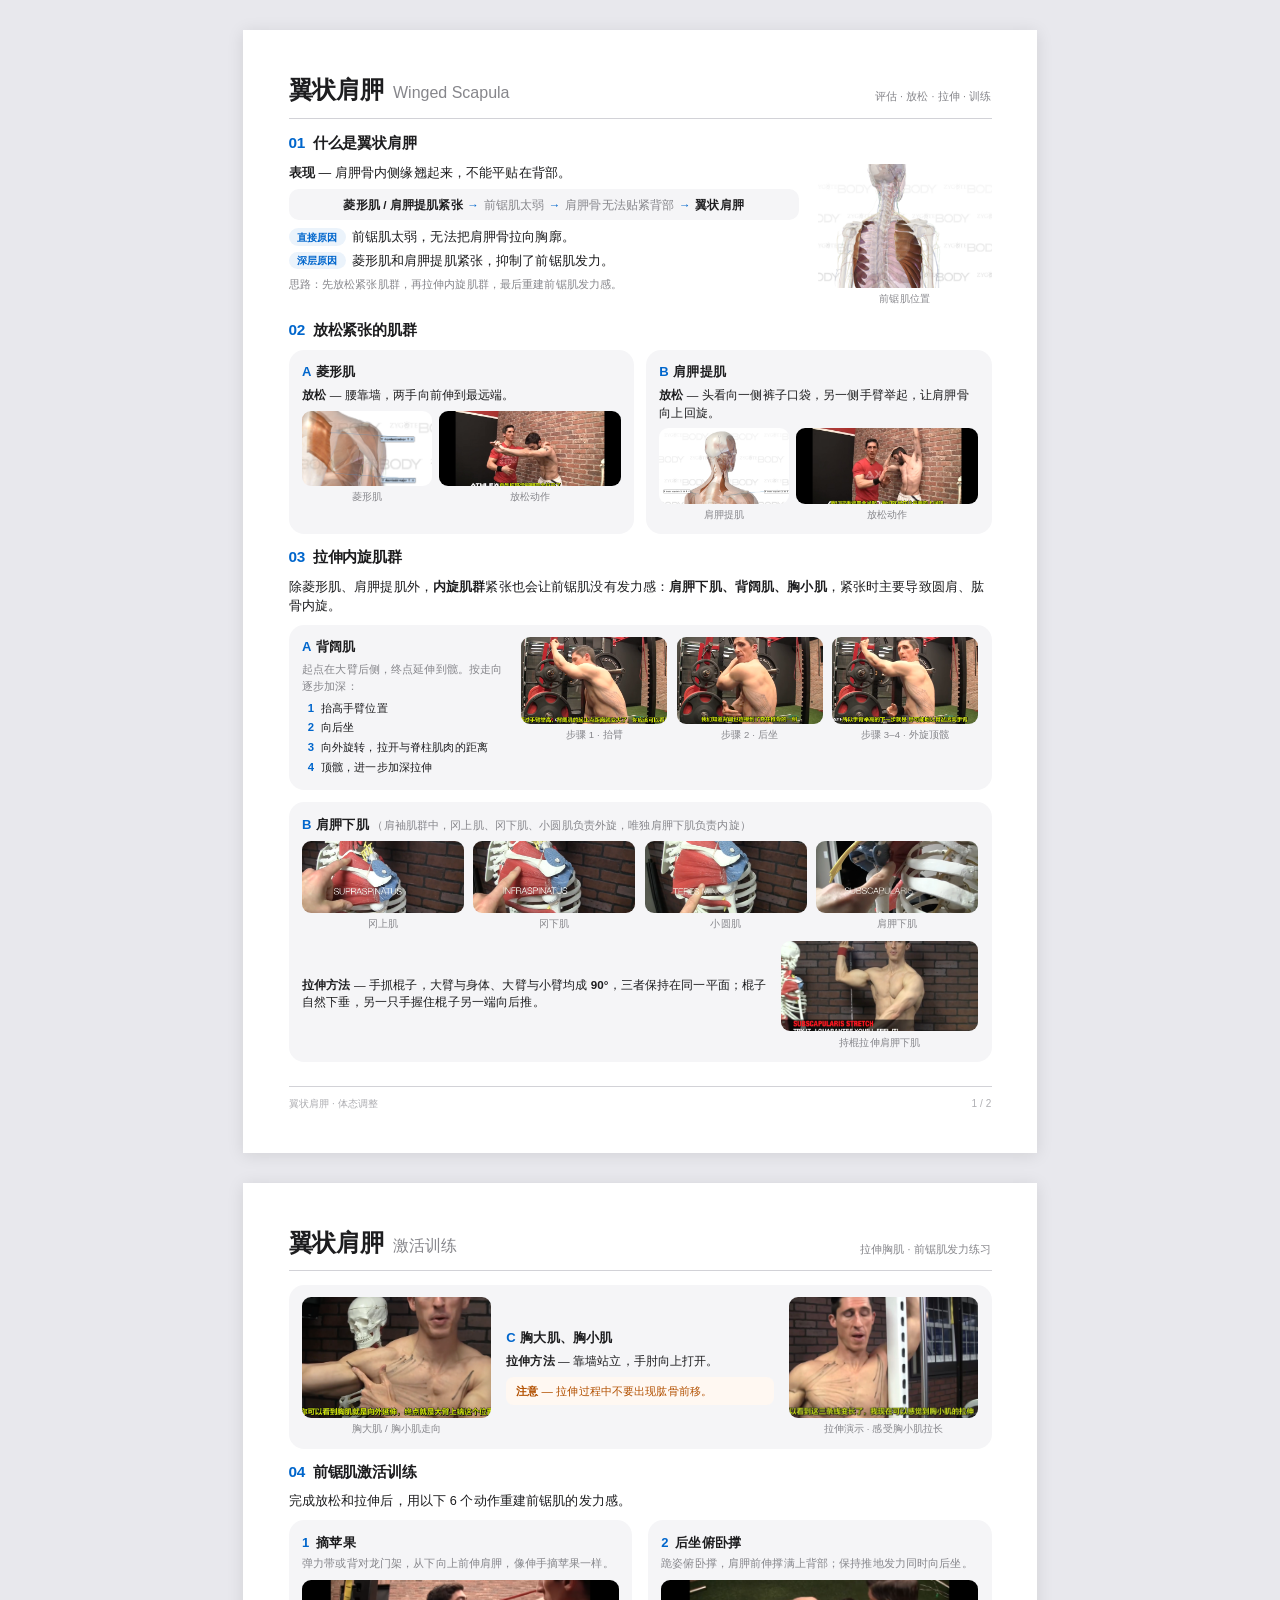
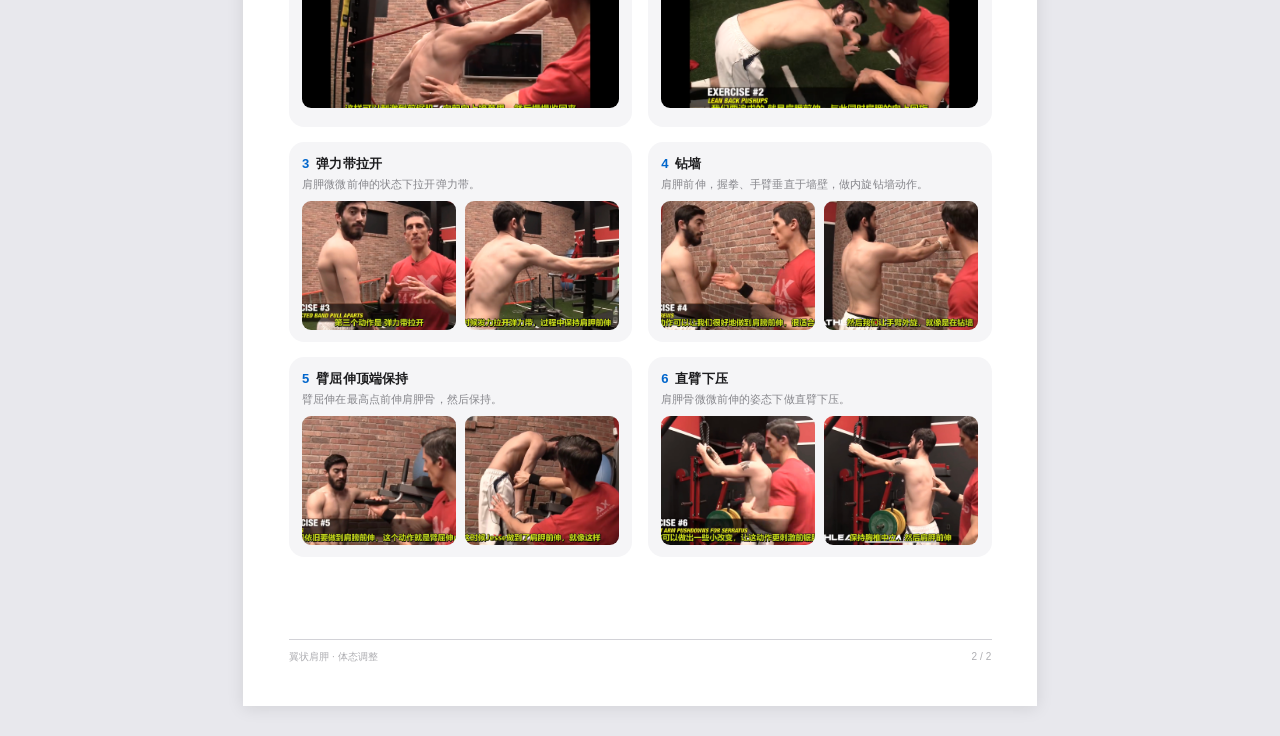
<file: content/bodyfactory/winged-scapula/翼状肩胛-apple.html>
<!DOCTYPE html>
<html lang="zh-CN">
<head>
<meta charset="UTF-8">
<title>翼状肩胛 · Apple Style</title>
<style>
  :root {
    --ink: #1d1d1f;
    --muted: #86868b;
    --faint: #aeaeb2;
    --accent: #0066cc;
    --warn: #b25000;
    --card: #f5f5f7;
    --line: #d2d2d7;
  }
  * { margin: 0; padding: 0; box-sizing: border-box; }
  html { -webkit-print-color-adjust: exact; print-color-adjust: exact; }
  body {
    font-family: -apple-system, BlinkMacSystemFont, "SF Pro SC", "PingFang SC", "Helvetica Neue", sans-serif;
    color: var(--ink);
    background: #e8e8ed;
    font-size: 9.5pt;
    line-height: 1.5;
    font-weight: 400;
    letter-spacing: .01em;
  }
  .page {
    width: 210mm;
    height: 297mm;
    background: #fff;
    margin: 8mm auto;
    padding: 11mm 12mm;
    box-shadow: 0 2px 16px rgba(0,0,0,.1);
    display: flex;
    flex-direction: column;
    overflow: hidden;
  }
  @media print {
    body { background: none; }
    .page { margin: 0; box-shadow: none; page-break-after: always; }
    .page:last-child { page-break-after: auto; }
  }
  @page { size: A4; margin: 0; }

  /* ---------- header ---------- */
  .doc-header {
    display: flex; align-items: flex-end; justify-content: space-between;
    padding-bottom: 2.6mm; margin-bottom: 3.6mm;
    border-bottom: 1px solid var(--line);
  }
  .doc-header h1 { font-size: 18pt; font-weight: 700; letter-spacing: -.01em; }
  .doc-header h1 span { font-weight: 500; font-size: 12pt; color: var(--muted); margin-left: 2.5mm; letter-spacing: 0; }
  .doc-header .sub { color: var(--muted); font-size: 8pt; font-weight: 500; padding-bottom: 1mm; }

  .page-footer {
    margin-top: auto; padding-top: 2.5mm;
    border-top: 1px solid var(--line);
    display: flex; justify-content: space-between;
    color: var(--faint); font-size: 7.5pt; font-weight: 500;
  }

  /* ---------- sections ---------- */
  section { margin-bottom: 3.2mm; }
  h2 {
    display: flex; align-items: baseline; gap: 2mm;
    font-size: 11.5pt; font-weight: 700; letter-spacing: -.01em;
    margin-bottom: 2.2mm;
  }
  h2 .num { color: var(--accent); font-weight: 700; font-size: 11.5pt; font-variant-numeric: tabular-nums; }
  h3 { font-size: 9.8pt; font-weight: 600; margin-bottom: 1.2mm; }
  h3 .idx { color: var(--accent); font-weight: 700; margin-right: 1.2mm; }
  p.desc { margin-bottom: 1.2mm; }
  .muted { color: var(--muted); }
  b { font-weight: 600; }

  .chain {
    background: var(--card);
    border-radius: 2.6mm;
    padding: 1.8mm 3mm;
    margin: 1.8mm 0 2mm;
    font-size: 8.8pt; color: var(--muted);
    text-align: center;
  }
  .chain b { color: var(--ink); }
  .chain .arrow { color: var(--accent); padding: 0 1.2mm; }

  .tip {
    background: #fff8f2;
    border-radius: 2mm;
    padding: 1.5mm 2.6mm;
    font-size: 8.5pt; color: var(--warn);
  }
  .tip b { font-weight: 600; }

  .label {
    display: inline-block;
    font-size: 7.6pt; font-weight: 600; color: var(--accent);
    background: rgba(0,102,204,.08);
    border-radius: 999px;
    padding: .3mm 2.2mm;
    margin-right: 1.6mm;
    vertical-align: .5px;
  }

  /* ---------- figures ---------- */
  figure { display: flex; flex-direction: column; gap: 1.1mm; }
  figure img {
    width: 100%; object-fit: cover;
    border-radius: 2.4mm;
    display: block;
  }
  figcaption { font-size: 7.2pt; color: var(--muted); text-align: center; font-weight: 500; }

  .imgrow { display: grid; gap: 2.5mm; }
  .cols-2 { grid-template-columns: 1fr 1fr; }
  .cols-3 { grid-template-columns: 1fr 1fr 1fr; }
  .cols-4 { grid-template-columns: 1fr 1fr 1fr 1fr; }

  /* ---------- cards ---------- */
  .card {
    background: var(--card);
    border-radius: 4mm;
    padding: 3.2mm 3.6mm;
  }
  .cardgrid { display: grid; gap: 3mm; }

  .steps { list-style: none; }
  .steps li { display: flex; gap: 1.8mm; margin-bottom: .7mm; }
  .steps li .n { color: var(--accent); font-weight: 600; flex: 0 0 3.2mm; text-align: right; font-variant-numeric: tabular-nums; }

  /* ---------- page 1 specific ---------- */
  .overview { display: grid; grid-template-columns: 1fr 46mm; gap: 5mm; align-items: start; }
  .overview img.serratus { height: 33mm; object-fit: cover; object-position: center 20%; }

  .relax-card .imgs { display: grid; grid-template-columns: 1fr 1.4fr; gap: 2mm; margin-top: 1.8mm; }
  .relax-card img { height: 20mm; }

  .lat-grid { display: grid; grid-template-columns: 54mm 1fr; gap: 4mm; align-items: start; }
  .lat-grid .imgrow img { height: 23mm; }

  .subscap-anatomy img { height: 19mm; }
  .subscap-stretch { display: grid; grid-template-columns: 1fr 52mm; gap: 4mm; align-items: center; margin-top: 2.5mm; }
  .subscap-stretch img { height: 24mm; }

  /* ---------- page 2 specific ---------- */
  .pec-grid { display: grid; grid-template-columns: 50mm 1fr 50mm; gap: 4mm; align-items: center; }
  .pec-grid img { height: 32mm; }

  .ex-grid { display: grid; grid-template-columns: 1fr 1fr; gap: 4mm; }
  .ex-card { padding: 3.2mm 3.6mm; }
  .ex-card .ex-title {
    font-size: 9.8pt; font-weight: 600;
    display: flex; align-items: baseline; gap: 1.8mm;
    margin-bottom: .8mm;
  }
  .ex-card .ex-title .no { color: var(--accent); font-weight: 700; font-variant-numeric: tabular-nums; }
  .ex-card p { font-size: 8.6pt; color: var(--muted); margin-bottom: 2mm; }
  .ex-card .imgrow img { height: 34mm; }
  .ex-card .single img { height: 34mm; width: 100%; object-fit: cover; border-radius: 2.4mm; }
</style>
</head>
<body>

<!-- ================= PAGE 1 ================= -->
<div class="page">
  <div class="doc-header">
    <h1>翼状肩胛<span>Winged Scapula</span></h1>
    <div class="sub">评估 · 放松 · 拉伸 · 训练</div>
  </div>

  <section>
    <h2><span class="num">01</span>什么是翼状肩胛</h2>
    <div class="overview">
      <div>
        <p class="desc"><b>表现</b> — 肩胛骨内侧缘翘起来，不能平贴在背部。</p>
        <div class="chain">
          <b>菱形肌 / 肩胛提肌紧张</b><span class="arrow">→</span>前锯肌太弱<span class="arrow">→</span>肩胛骨无法贴紧背部<span class="arrow">→</span><b>翼状肩胛</b>
        </div>
        <p class="desc"><span class="label">直接原因</span>前锯肌太弱，无法把肩胛骨拉向胸廓。</p>
        <p class="desc"><span class="label">深层原因</span>菱形肌和肩胛提肌紧张，抑制了前锯肌发力。</p>
        <p class="muted" style="font-size:8.5pt; margin-top:1.5mm;">思路：先放松紧张肌群，再拉伸内旋肌群，最后重建前锯肌发力感。</p>
      </div>
      <figure>
        <img class="serratus" src="Pasted-image-20260711172658.png" alt="前锯肌">
        <figcaption>前锯肌位置</figcaption>
      </figure>
    </div>
  </section>

  <section>
    <h2><span class="num">02</span>放松紧张的肌群</h2>
    <div class="cardgrid cols-2">
      <div class="card relax-card">
        <h3><span class="idx">A</span>菱形肌</h3>
        <p class="desc" style="font-size:8.7pt;"><b>放松</b> — 腰靠墙，两手向前伸到最远端。</p>
        <div class="imgs">
          <figure><img src="Pasted-image-20260711172941.png" alt="菱形肌"><figcaption>菱形肌</figcaption></figure>
          <figure><img src="FFE58704-A524-495D-A013-23586F1B3FC2_1_102_o.jpeg" alt="菱形肌放松"><figcaption>放松动作</figcaption></figure>
        </div>
      </div>
      <div class="card relax-card">
        <h3><span class="idx">B</span>肩胛提肌</h3>
        <p class="desc" style="font-size:8.7pt;"><b>放松</b> — 头看向一侧裤子口袋，另一侧手臂举起，让肩胛骨向上回旋。</p>
        <div class="imgs">
          <figure><img src="Pasted-image-20260711173103.png" alt="肩胛提肌"><figcaption>肩胛提肌</figcaption></figure>
          <figure><img src="4FCE3336-4A3B-4333-9938-A2AF585F66F3_1_102_o.jpeg" alt="肩胛提肌放松"><figcaption>放松动作</figcaption></figure>
        </div>
      </div>
    </div>
  </section>

  <section>
    <h2><span class="num">03</span>拉伸内旋肌群</h2>
    <p class="desc" style="margin-bottom:2.5mm;">除菱形肌、肩胛提肌外，<b>内旋肌群</b>紧张也会让前锯肌没有发力感：<b>肩胛下肌、背阔肌、胸小肌</b>，紧张时主要导致圆肩、肱骨内旋。</p>
    <div class="card">
      <div class="lat-grid">
        <div>
          <h3><span class="idx">A</span>背阔肌</h3>
          <p class="desc" style="font-size:8.5pt; color:var(--muted);">起点在大臂后侧，终点延伸到髋。按走向逐步加深：</p>
          <ol class="steps" style="font-size:8.5pt;">
            <li><span class="n">1</span><span>抬高手臂位置</span></li>
            <li><span class="n">2</span><span>向后坐</span></li>
            <li><span class="n">3</span><span>向外旋转，拉开与脊柱肌肉的距离</span></li>
            <li><span class="n">4</span><span>顶髋，进一步加深拉伸</span></li>
          </ol>
        </div>
        <div class="imgrow cols-3">
          <figure><img src="Pasted-image-20260713140826.png" alt=""><figcaption>步骤 1 · 抬臂</figcaption></figure>
          <figure><img src="Pasted-image-20260713140846.png" alt=""><figcaption>步骤 2 · 后坐</figcaption></figure>
          <figure><img src="Pasted-image-20260713140943.png" alt=""><figcaption>步骤 3–4 · 外旋顶髋</figcaption></figure>
        </div>
      </div>
    </div>
  </section>

  <section>
    <div class="card">
      <h3><span class="idx">B</span>肩胛下肌 <span class="muted" style="font-weight:400;font-size:8.3pt;">（肩袖肌群中，冈上肌、冈下肌、小圆肌负责外旋，唯独肩胛下肌负责内旋）</span></h3>
      <div class="imgrow cols-4 subscap-anatomy" style="margin-top:1.8mm;">
        <figure><img src="Pasted-image-20260713140913.png" alt=""><figcaption>冈上肌</figcaption></figure>
        <figure><img src="Pasted-image-20260713140921.png" alt=""><figcaption>冈下肌</figcaption></figure>
        <figure><img src="Pasted-image-20260713140926.png" alt=""><figcaption>小圆肌</figcaption></figure>
        <figure><img src="Pasted-image-20260713140931.png" alt=""><figcaption>肩胛下肌</figcaption></figure>
      </div>
      <div class="subscap-stretch">
        <p class="desc" style="font-size:8.7pt;"><b>拉伸方法</b> — 手抓棍子，大臂与身体、大臂与小臂均成 <b>90°</b>，三者保持在同一平面；棍子自然下垂，另一只手握住棍子另一端向后推。</p>
        <figure><img src="Pasted-image-20260713141139.png" alt=""><figcaption>持棍拉伸肩胛下肌</figcaption></figure>
      </div>
    </div>
  </section>

  <div class="page-footer"><span>翼状肩胛 · 体态调整</span><span>1 / 2</span></div>
</div>

<!-- ================= PAGE 2 ================= -->
<div class="page">
  <div class="doc-header">
    <h1>翼状肩胛<span>激活训练</span></h1>
    <div class="sub">拉伸胸肌 · 前锯肌发力练习</div>
  </div>

  <section>
    <div class="card">
      <div class="pec-grid">
        <figure><img src="Pasted-image-20260713141219.png" alt=""><figcaption>胸大肌 / 胸小肌走向</figcaption></figure>
        <div>
          <h3><span class="idx">C</span>胸大肌、胸小肌</h3>
          <p class="desc" style="font-size:8.7pt; margin-bottom:2mm;"><b>拉伸方法</b> — 靠墙站立，手肘向上打开。</p>
          <div class="tip"><b>注意</b> — 拉伸过程中不要出现肱骨前移。</div>
        </div>
        <figure><img src="%E8%83%B8%E5%B0%8F%E8%82%8C%E6%8B%89%E4%BC%B8.png" alt="胸小肌拉伸"><figcaption>拉伸演示 · 感受胸小肌拉长</figcaption></figure>
      </div>
    </div>
  </section>

  <section style="margin-bottom:0;">
    <h2><span class="num">04</span>前锯肌激活训练</h2>
    <p class="desc" style="margin-bottom:2.5mm;">完成放松和拉伸后，用以下 6 个动作重建前锯肌的发力感。</p>
    <div class="ex-grid">

      <div class="card ex-card">
        <div class="ex-title"><span class="no">1</span>摘苹果</div>
        <p>弹力带或背对龙门架，从下向上前伸肩胛，像伸手摘苹果一样。</p>
        <div class="single"><img src="IMG_4050.png" alt=""></div>
      </div>

      <div class="card ex-card">
        <div class="ex-title"><span class="no">2</span>后坐俯卧撑</div>
        <p>跪姿俯卧撑，肩胛前伸撑满上背部；保持推地发力同时向后坐。</p>
        <div class="single"><img src="IMG_4055.png" alt=""></div>
      </div>

      <div class="card ex-card">
        <div class="ex-title"><span class="no">3</span>弹力带拉开</div>
        <p>肩胛微微前伸的状态下拉开弹力带。</p>
        <div class="imgrow cols-2">
          <figure><img src="IMG_4310.jpeg" alt=""></figure>
          <figure><img src="IMG_4311.jpeg" alt=""></figure>
        </div>
      </div>

      <div class="card ex-card">
        <div class="ex-title"><span class="no">4</span>钻墙</div>
        <p>肩胛前伸，握拳、手臂垂直于墙壁，做内旋钻墙动作。</p>
        <div class="imgrow cols-2">
          <figure><img src="IMG_4312.jpeg" alt=""></figure>
          <figure><img src="IMG_4313.jpeg" alt=""></figure>
        </div>
      </div>

      <div class="card ex-card">
        <div class="ex-title"><span class="no">5</span>臂屈伸顶端保持</div>
        <p>臂屈伸在最高点前伸肩胛骨，然后保持。</p>
        <div class="imgrow cols-2">
          <figure><img src="IMG_4314.jpeg" alt=""></figure>
          <figure><img src="IMG_4315.jpeg" alt=""></figure>
        </div>
      </div>

      <div class="card ex-card">
        <div class="ex-title"><span class="no">6</span>直臂下压</div>
        <p>肩胛骨微微前伸的姿态下做直臂下压。</p>
        <div class="imgrow cols-2">
          <figure><img src="IMG_4316.jpeg" alt=""></figure>
          <figure><img src="IMG_4317.jpeg" alt=""></figure>
        </div>
      </div>

    </div>
  </section>

  <div class="page-footer"><span>翼状肩胛 · 体态调整</span><span>2 / 2</span></div>
</div>

</body>
</html>
</file>
